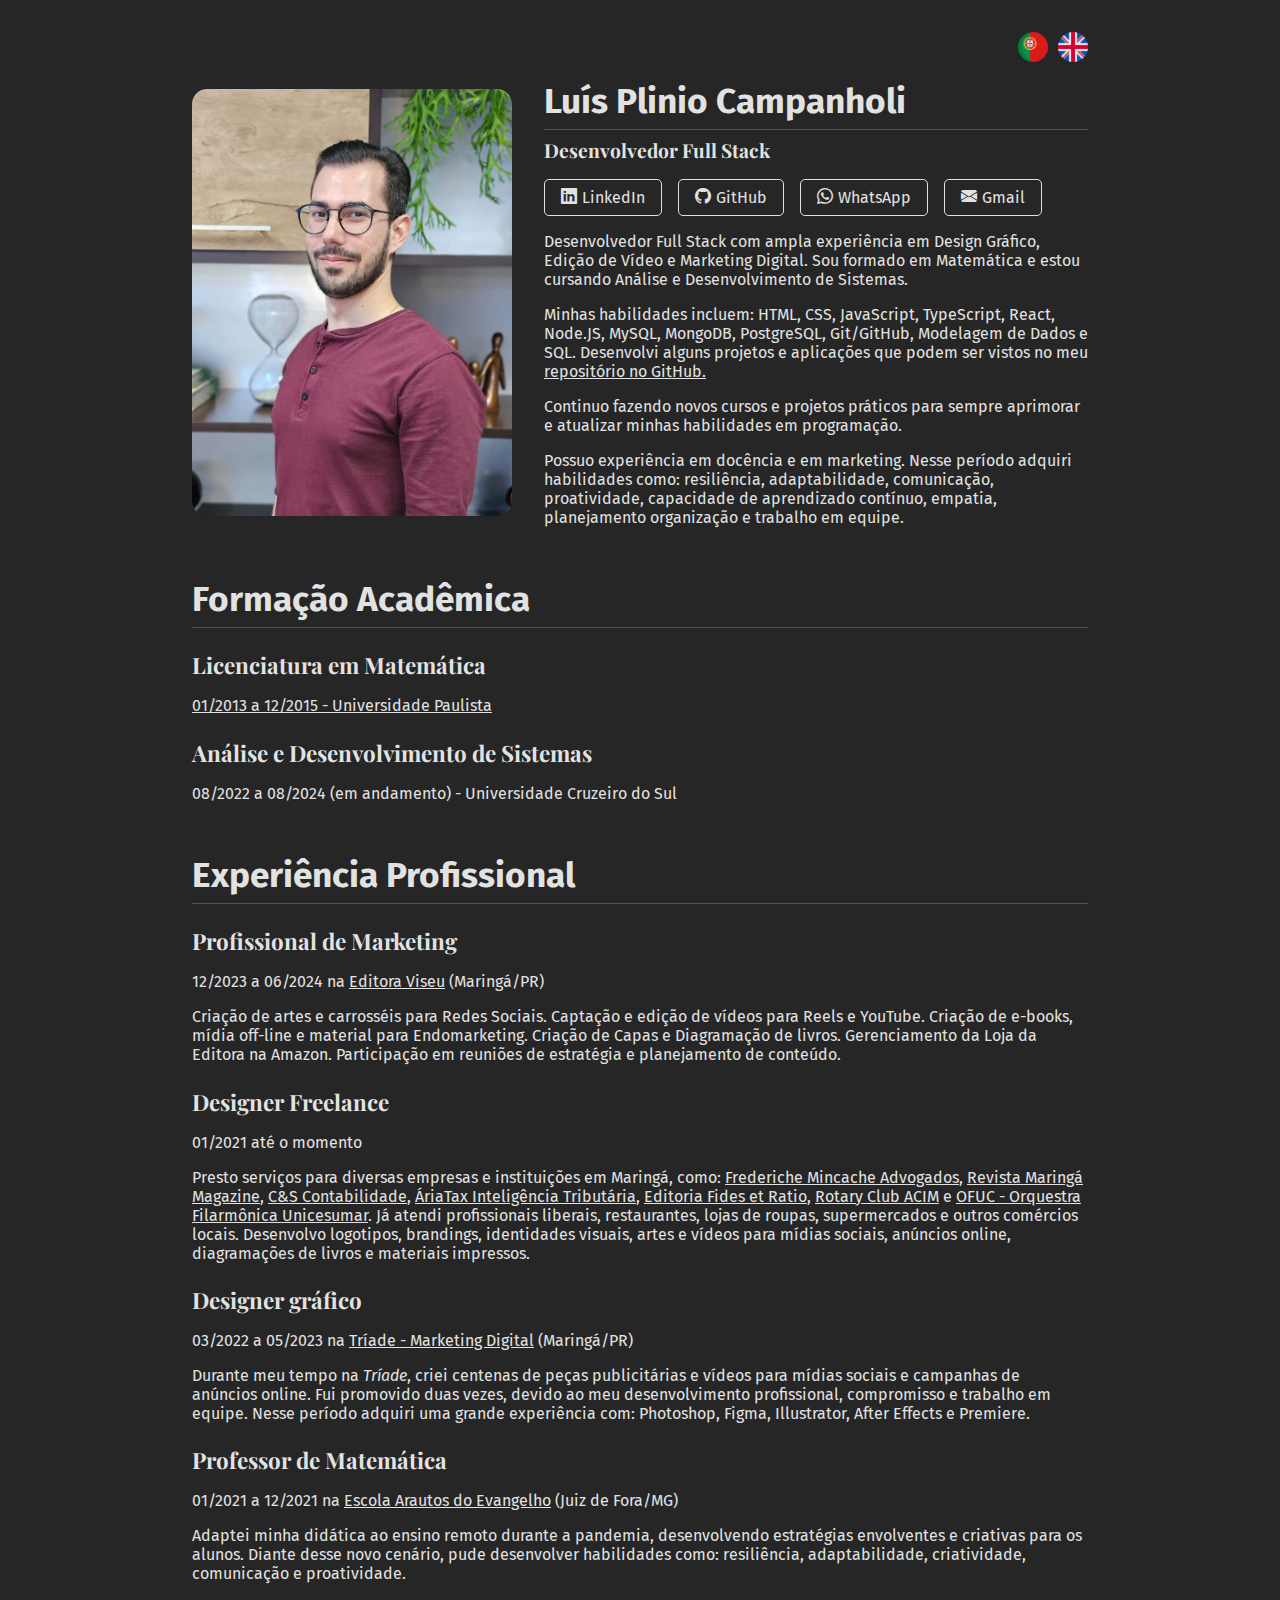
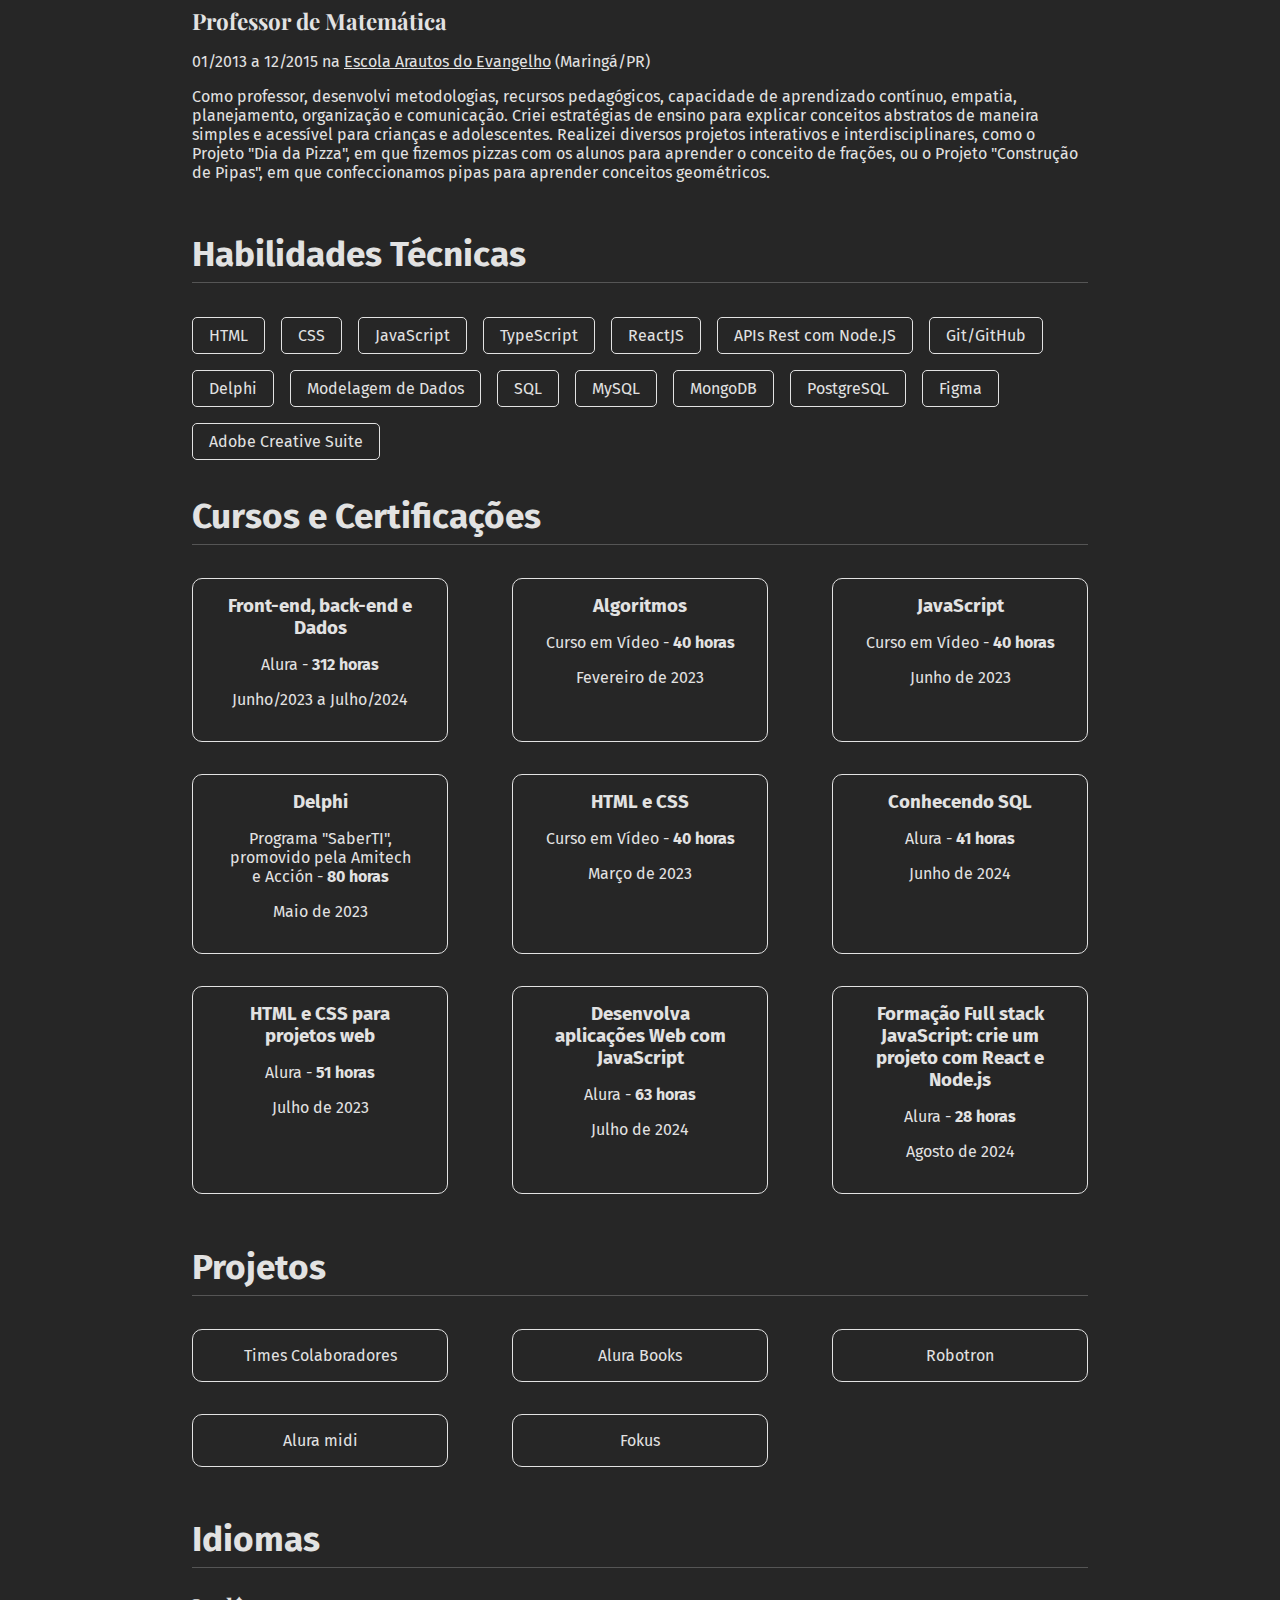
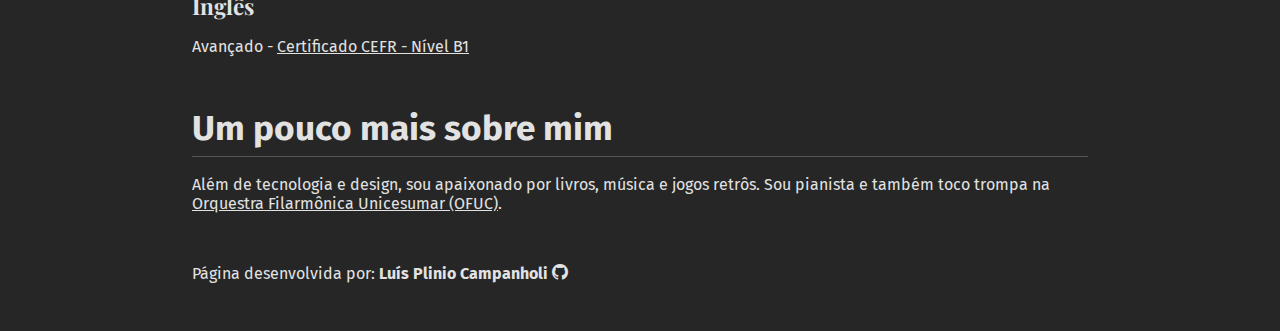
<file: index.html>
<!DOCTYPE html>
<html lang="pt-BR">
<head>
    <meta charset="UTF-8">
    <meta name="viewport" content="width=device-width, initial-scale=1.0">
    <title>Currículo de Luís Campanholi</title>
    <link rel="stylesheet" href="https://cdn.jsdelivr.net/npm/bootstrap-icons@1.3.0/font/bootstrap-icons.css">
    <link rel="stylesheet" href="style.css">
</head>
<body>
    <header>
        <a class="idioma__icone" href="#"><img src="./img/portugal.png" alt="Portuguese"></a>
        <a class="idioma__icone" href="./index_en.html"><img src="./img/reino-unido.png" alt="English"></a>
    </header>

    <section class="info__pessoais">
        <img class= "imagem-perfil-grande" src="./img/foto-perfil.png" alt="foto de luís plinio">
        <div class="container__infos">
            <div class="container__imagem-nome">
                <img class="imagem-perfil-circulo" src="./img/foto-perfil-circulo2.png" alt="foto de luís plinio">
                <h1 class="nome">Luís Plinio Campanholi</h1>
                <h2 class="descricao">Desenvolvedor Full Stack</h2>
            </div>
            <div class="links__container">
                <a class="links__item" href="https://www.linkedin.com/in/lu%C3%ADs-campanholi/" target="_blank">
                    <i class="bi bi-linkedin"></i>
                    <span>LinkedIn</span>
                </a>
                <a class="links__item" href="https://github.com/lpcampanholi" target="_blank">
                    <i class="bi bi-github"></i>
                    <span>GitHub</span>
                </a>
                <a class="links__item" href="https://wa.me/5544984188917" target="_blank">
                    <i class="bi bi-whatsapp"></i>
                    <span>WhatsApp</span>
                </a>
                <a class="links__item" href="mailto:lpcampanholi@gmail.com" target="_blank">
                    <i class="bi bi-envelope-fill"></i>
                    <span>Gmail</span>
                </a>
            </div>
            <p>Desenvolvedor Full Stack com ampla experiência em Design Gráfico, Edição de Vídeo e Marketing Digital. Sou formado em Matemática e estou cursando Análise e Desenvolvimento de Sistemas.</p>
            <p>Minhas habilidades incluem: HTML, CSS, JavaScript, TypeScript, React, Node.JS, MySQL, MongoDB, PostgreSQL, Git/GitHub, Modelagem de Dados e SQL. Desenvolvi alguns projetos e aplicações que podem ser vistos no meu <a class="link__texto" href="https://github.com/lpcampanholi" target="_blank">repositório no GitHub.</a></p>
            <p>Continuo fazendo novos cursos e projetos práticos para sempre aprimorar e atualizar minhas habilidades em programação.</p>
            <p>Possuo experiência em docência e em marketing. Nesse período adquiri habilidades como: resiliência, adaptabilidade, comunicação, proatividade, capacidade de aprendizado contínuo, empatia, planejamento organização e trabalho em equipe.</p>
        </div>
    </section>
    
    <section>
        <h1 class="titulo">Formação Acadêmica</h1>
            <h2 class="subtitulo">Licenciatura em Matemática</h2>
                <p><a class="link__texto" href="certificados/universidadepaulista.jpg" target="_blank">01/2013 a 12/2015 - Universidade Paulista</a></p>
            <h2 class="subtitulo">Análise e Desenvolvimento de Sistemas</h2>
                <p>08/2022 a 08/2024 (em andamento) - Universidade Cruzeiro do Sul</p>
    </section>

    <section>
        <h1 class="titulo">Experiência Profissional</h1>

        <h2 class="subtitulo">Profissional de Marketing</h2>
        <p>12/2023 a 06/2024 na <a class="link__texto" href="https://www.instagram.com/editoraviseu/" target="_blank">Editora Viseu</a> (Maringá/PR) </p>
        <p>Criação de artes e carrosséis para Redes Sociais. Captação e edição de vídeos para Reels e YouTube. Criação de e-books, mídia off-line e material para Endomarketing. Criação de Capas e Diagramação de livros. Gerenciamento da Loja da Editora na Amazon. Participação em reuniões de estratégia e planejamento de conteúdo.</p>

        <h2 class="subtitulo">Designer Freelance</h2>
        <p>01/2021 até o momento</p>
        <p>Presto serviços para diversas empresas e instituições em Maringá, como: <a class="link__texto" href="https://www.instagram.com/federichemincache/" target="_blank">Frederiche Mincache Advogados</a>, <a class="link__texto" href="https://www.instagram.com/maringa.magazine/" target="_blank">Revista Maringá Magazine</a>, <a class="link__texto" href="https://www.instagram.com/cordeiroesaraiva/" target="_blank">C&S Contabilidade</a>, <a class="link__texto" href="https://www.instagram.com/ariataxconsultoria/" target="_blank">ÁriaTax Inteligência Tributária</a>, <a class="link__texto" href="https://www.instagram.com/fides_et_ratio_ensino/" target="_blank">Editoria Fides et Ratio</a>, <a class="link__texto" href="https://www.instagram.com/rotaryacim/" target="_blank">Rotary Club ACIM</a> e <a class="link__texto" href="https://www.instagram.com/orquestraunicesumar/" target="_blank">OFUC - Orquestra Filarmônica Unicesumar</a>. Já atendi profissionais liberais, restaurantes, lojas de roupas, supermercados e outros comércios locais. Desenvolvo logotipos, brandings, identidades visuais, artes e vídeos para mídias sociais, anúncios online, diagramações de livros e materiais impressos.</p>

        <h2 class="subtitulo">Designer gráfico</h2>
        <p>03/2022 a 05/2023 na <a class="link__texto" href="https://www.instagram.com/triade_digital/" target="_blank">Tríade - Marketing Digital</a> (Maringá/PR)</p>
        <p>Durante meu tempo na <em>Tríade</em>, criei centenas de peças publicitárias e vídeos para mídias sociais e campanhas de anúncios online. Fui promovido duas vezes, devido ao meu desenvolvimento profissional, compromisso e trabalho em equipe. Nesse período adquiri uma grande experiência com: Photoshop, Figma, Illustrator, After Effects e Premiere.</p>

        <h2 class="subtitulo">Professor de Matemática</h2>
        <p>01/2021 a 12/2021 na <a class="link__texto" href="https://www.instagram.com/arautosjf/" target="_blank">Escola Arautos do Evangelho</a> (Juiz de Fora/MG)</p>
        <p>Adaptei minha didática ao ensino remoto durante a pandemia, desenvolvendo estratégias envolventes e criativas para os alunos. Diante desse novo cenário, pude desenvolver habilidades como: resiliência, adaptabilidade, criatividade, comunicação e proatividade.</p>

        <h2 class="subtitulo">Professor de Matemática</h2>
        <p>01/2013 a 12/2015 na <a class="link__texto" href="https://www.instagram.com/arautosmaringa/" target="_blank">Escola Arautos do Evangelho</a> (Maringá/PR)</p>
        <p>Como professor, desenvolvi metodologias, recursos pedagógicos, capacidade de aprendizado contínuo, empatia, planejamento, organização e comunicação. Criei estratégias de ensino para explicar conceitos abstratos de maneira simples e acessível para crianças e adolescentes. Realizei diversos projetos interativos e interdisciplinares, como o Projeto "Dia da Pizza", em que fizemos pizzas com os alunos para aprender o conceito de frações, ou o Projeto "Construção de Pipas", em que confeccionamos pipas para aprender conceitos geométricos.</p>
    </section>

    <section>
        <h1 class="titulo">Habilidades Técnicas</h1>
        <ul class="habilidade__container">
            <li class= "habilidade__item">HTML</li>
            <li class= "habilidade__item">CSS</li>
            <li class= "habilidade__item">JavaScript</li>
            <li class= "habilidade__item">TypeScript</li>
            <li class= "habilidade__item">ReactJS</li>
            <li class= "habilidade__item">APIs Rest com Node.JS</li>
            <li class= "habilidade__item">Git/GitHub</li>
            <li class= "habilidade__item">Delphi</li>
            <li class= "habilidade__item">Modelagem de Dados</li>
            <li class= "habilidade__item">SQL</li>
            <li class= "habilidade__item">MySQL</li>
            <li class= "habilidade__item">MongoDB</li>
            <li class= "habilidade__item">PostgreSQL</li>
            <li class= "habilidade__item">Figma</li>
            <li class= "habilidade__item">Adobe Creative Suite</li>
        </ul>
    </section>

    <section>
        <h1 class="titulo">Cursos e Certificações</h1>
        <div class="cursos__container">
            <a class="cursos__item" href="https://cursos.alura.com.br/user/lpcampanholi/fullCertificate/09f91888b857cc0ce8df69e2eb3d73b9" target="_blank">
                <h3>Front-end, back-end e Dados</h3>
                <p>Alura - <strong>312 horas</strong></p>
                <p>Junho/2023 a Julho/2024</p>
            </a>
            <a class="cursos__item" href="certificados/algoritmos.pdf" target="_blank">
                <h3>Algoritmos</h3>
                <p>Curso em Vídeo - <strong>40 horas</strong></p>
                <p>Fevereiro de 2023</p>
            </a>
            <a class="cursos__item" href="certificados/javascript-curso-em-video.pdf" target="_blank">
                <h3>JavaScript </h3>
                <p>Curso em Vídeo - <strong>40 horas</strong></p>
                <p>Junho de 2023</p>
            </a>
            <a class="cursos__item" href="certificados/delphi.jpg" target="_blank">
                <h3>Delphi</h3>
                <p>Programa "SaberTI", promovido pela Amitech e Acción - <strong>80 horas</strong></p>
                <p>Maio de 2023</p>
            </a>
            <a class="cursos__item" href="certificados/html-css-curso-em-video.pdf" target="_blank">
                <h3>HTML e CSS</h3>
                <p>Curso em Vídeo - <strong>40 horas</strong></p>
                <p>Março de 2023</p>
            </a>
            </a>
            <a class="cursos__item" href="https://cursos.alura.com.br/degree/certificate/b2fa8215-ad25-4f6d-b76e-0255b833dc5c?lang=pt_BR" target="_blank">
                <h3>Conhecendo SQL</h3>
                <p>Alura - <strong>41 horas</strong></p>
                <p>Junho de 2024</p>
            </a>
            <a class="cursos__item" href="https://cursos.alura.com.br/degree/certificate/9785e82f-22b3-45f3-9a87-a03b390b864b?lang=pt_BR" target="_blank">
                <h3>HTML e CSS para projetos web</h3>
                <p>Alura - <strong>51 horas</strong></p>
                <p>Julho de 2023</p>
            </a>
            <a class="cursos__item" href="https://cursos.alura.com.br/degree/certificate/c9ab6463-cc5d-4248-a608-746878ce91c5?lang=pt_BR" target="_blank">
                <h3>Desenvolva aplicações Web com JavaScript</h3>
                <p>Alura - <strong>63 horas</strong></p>
                <p>Julho de 2024</p>
            </a>
            <a class="cursos__item" href="https://cursos.alura.com.br/degree/certificate/ed266108-f02d-45b2-8ad1-1310836d07d6?lang=pt_BR" target="_blank">
                <h3>Formação Full stack JavaScript: crie um projeto com React e Node.js</h3>
                <p>Alura - <strong>28 horas</strong></p>
                <p>Agosto de 2024</p>
            </a>
        </div>
    </section>

    <section>
        <h1 class="titulo">Projetos</h1>
        <div class="projetos__container">
            <a class="projetos__item" href="https://react-times-colaboradores.vercel.app/" target="_blank">Times Colaboradores</a>
            <a class="projetos__item" href="https://lpcampanholi.github.io/alura-books/" target="_blank">Alura Books</a>
            <a class="projetos__item" href="https://lpcampanholi.github.io/alura-robotron/" target="_blank">Robotron</a>
            <a class="projetos__item" href="https://lpcampanholi.github.io/alura-midi/" target="_blank">Alura midi</a>
            <a class="projetos__item" href="https://lpcampanholi.github.io/alura-fokus/" target="_blank">Fokus</a>
    </section>

    <section>
        <h1 class="titulo">Idiomas</h1>
        <h2 class="subtitulo">Inglês</h2>
        <p>Avançado - <a class="link__texto" href="certificados/culturainglesa.pdf" target="_blank">Certificado CEFR - Nível B1</a></p>
    </section>

    <section>
        <h1 class="titulo">Um pouco mais sobre mim</h1>
        <p>Além de tecnologia e design, sou apaixonado por livros, música e jogos retrôs. Sou pianista e também toco trompa na <a class="link__texto" href="">Orquestra Filarmônica Unicesumar (OFUC)</a>.</p>
    </section>

    <footer>
        <br>
        <p>Página desenvolvida por: <strong>Luís Plinio Campanholi</strong> <a href="https://github.com/lpcampanholi/meu-curriculo-estilizado" target="_blank"><i id="github-icon" class="bi bi-github"></i></a></p>
    </footer>

</body>
</html>
</file>
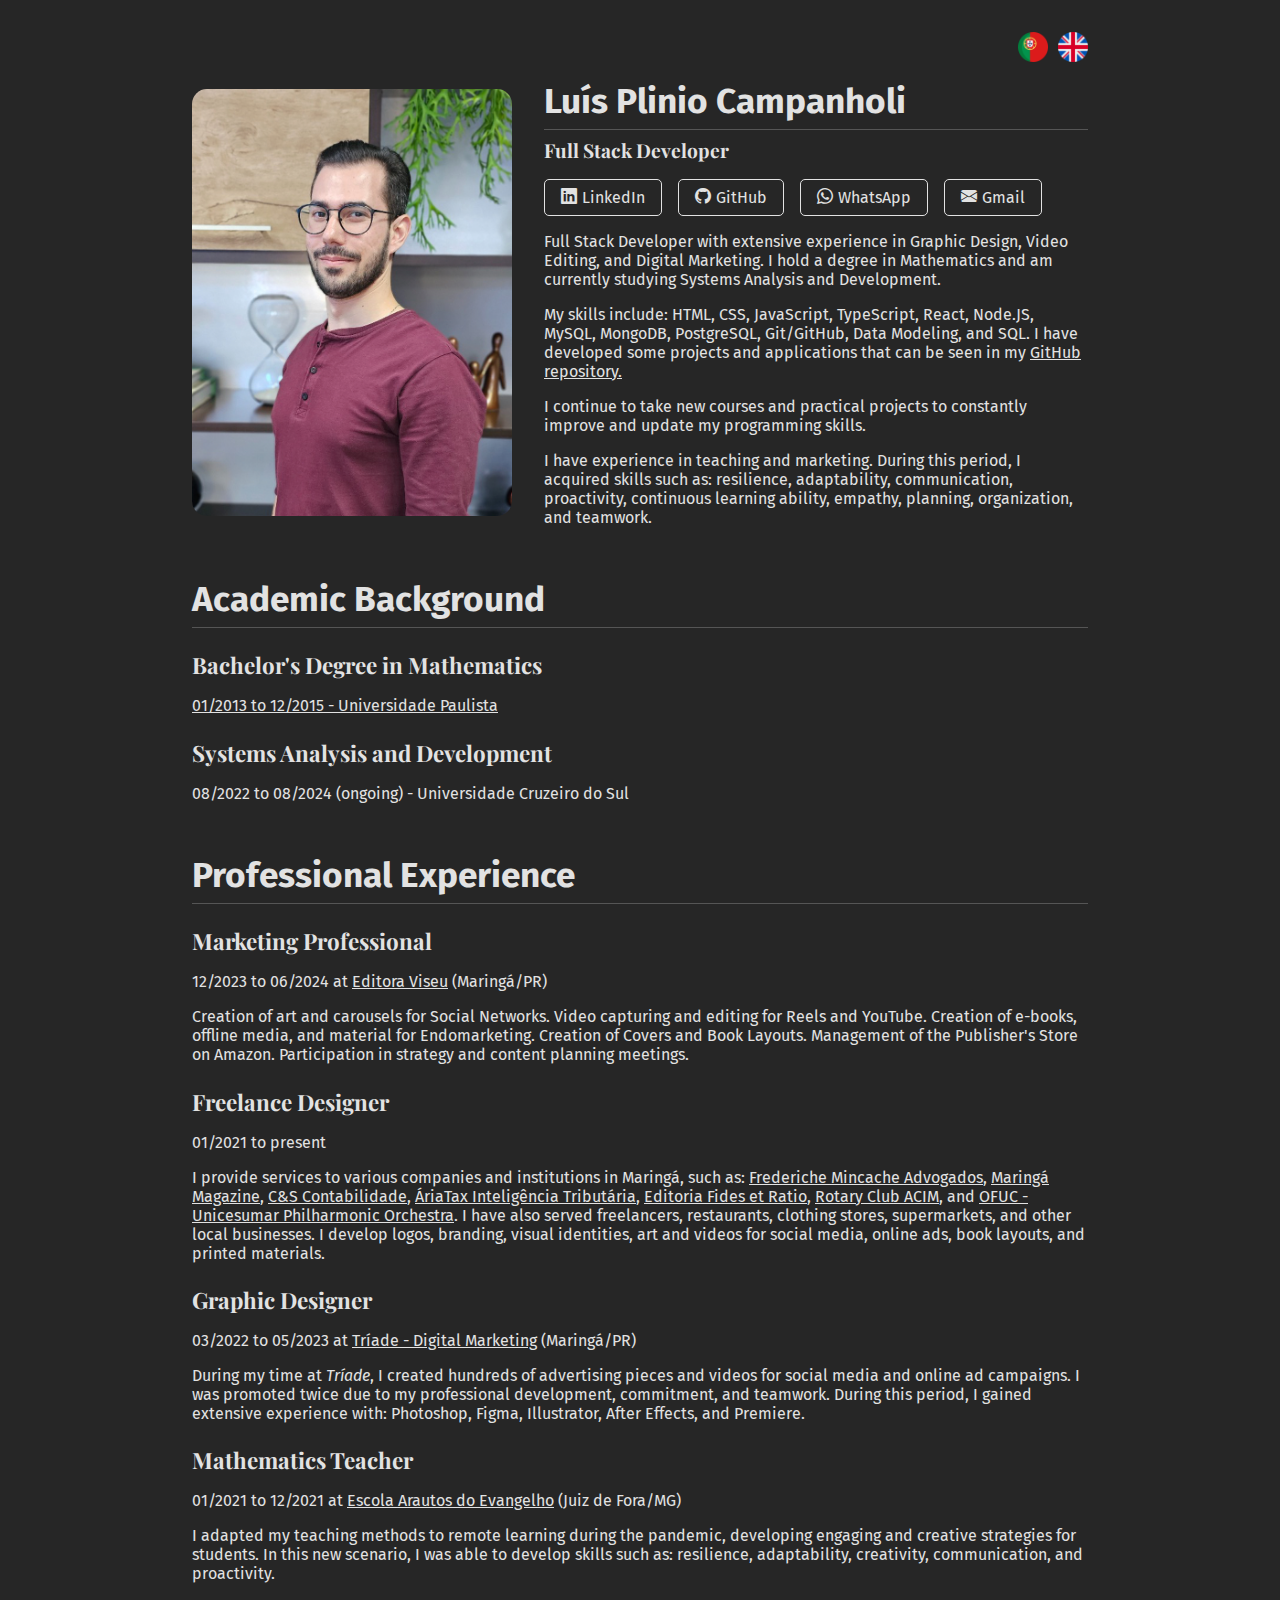
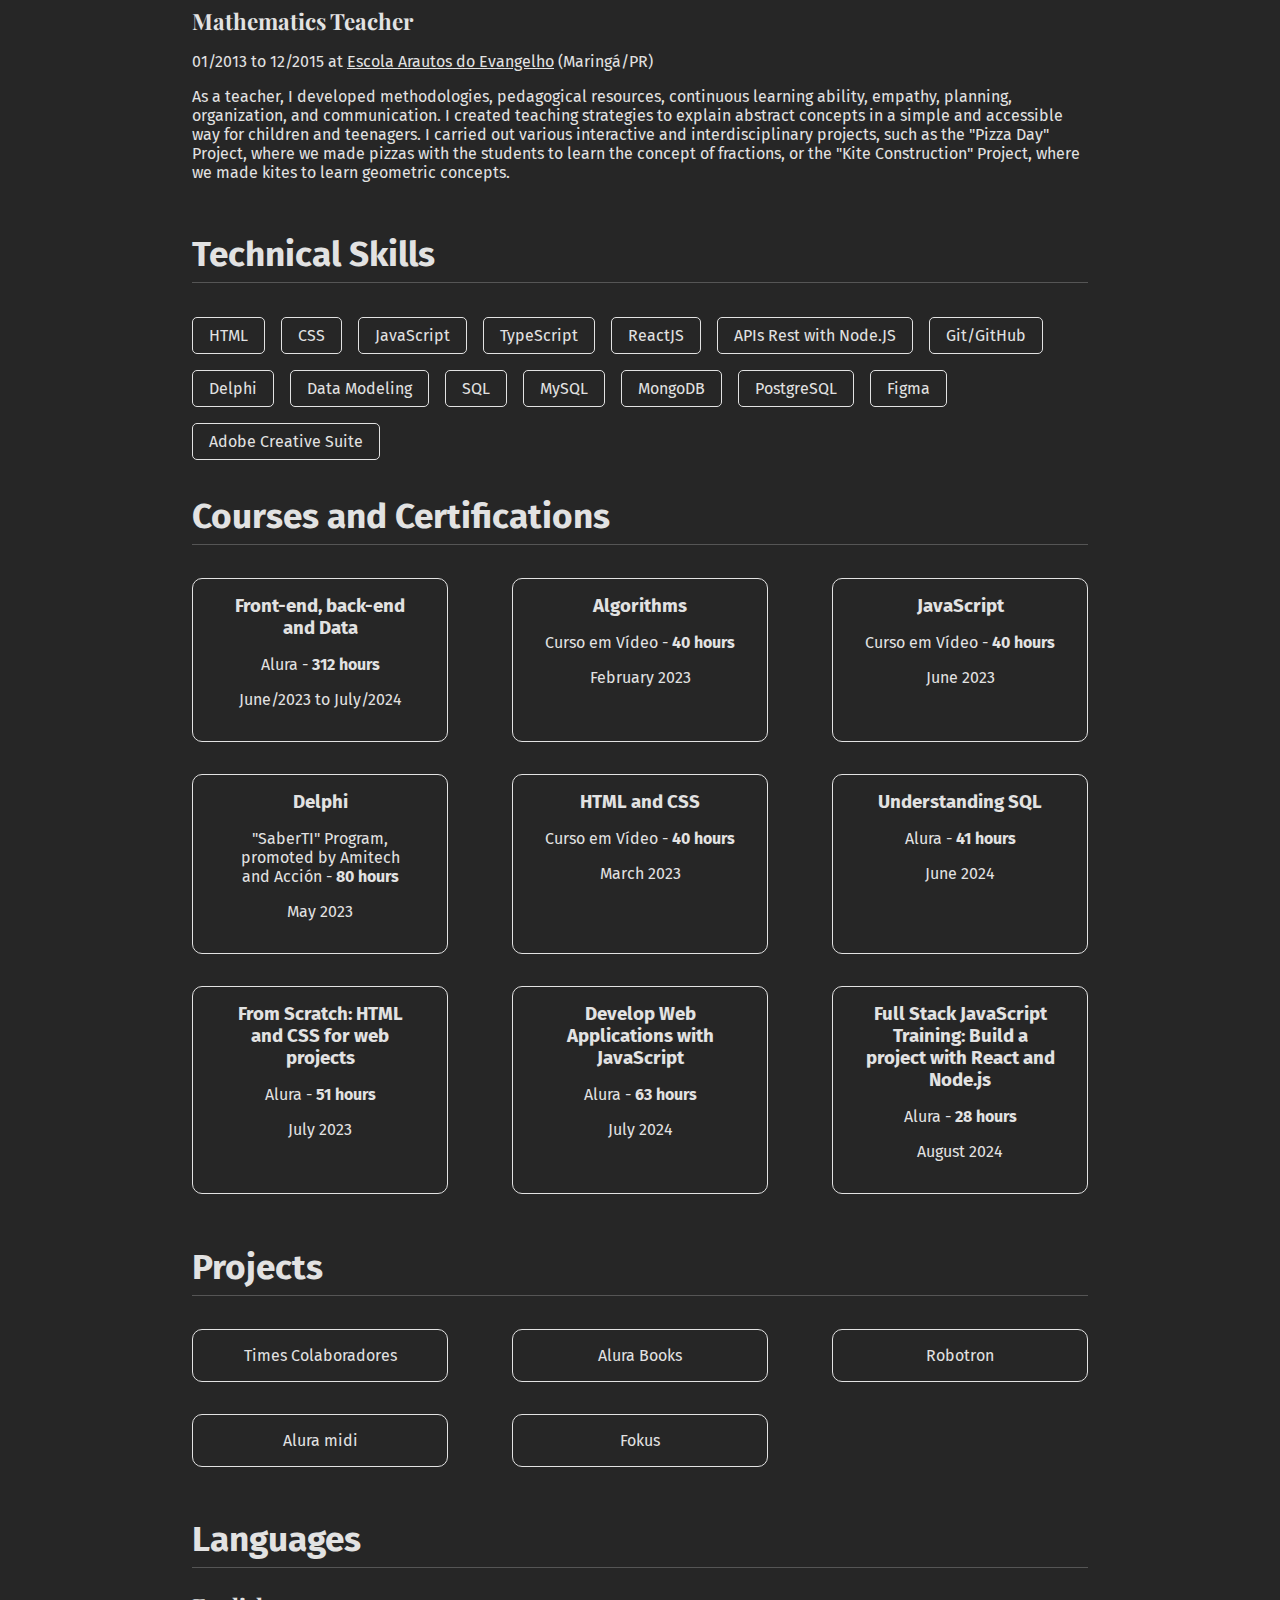
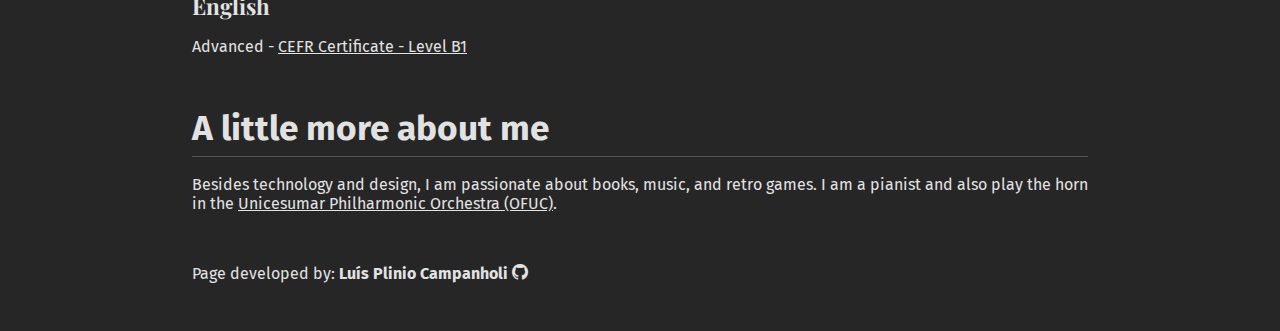
<file: index_en.html>
<!DOCTYPE html>
<html lang="pt-BR">
<head>
    <meta charset="UTF-8">
    <meta name="viewport" content="width=device-width, initial-scale=1.0">
    <title>Currículo de Luís Campanholi</title>
    <link rel="stylesheet" href="https://cdn.jsdelivr.net/npm/bootstrap-icons@1.3.0/font/bootstrap-icons.css">
    <link rel="stylesheet" href="style.css">
</head>
<body>
    <header>
        <a class="idioma__icone" href="./index.html"><img src="./img/portugal.png" alt="Portuguese"></a>
        <a class="idioma__icone" href="#"><img src="./img/reino-unido.png" alt="English"></a>
    </header>

    <section class="info__pessoais">
        <img class= "imagem-perfil-grande" src="./img/foto-perfil.png" alt="foto de luís plinio">
        <div class="container__infos">
            <div class="container__imagem-nome">
                <img class="imagem-perfil-circulo" src="./img/foto-perfil-circulo2.png" alt="foto de luís plinio">
                <h1 class="nome">Luís Plinio Campanholi</h1>
                <h2 class="descricao">Full Stack Developer</h2>
            </div>
            <div class="links__container">
                <a class="links__item" href="https://www.linkedin.com/in/lu%C3%ADs-campanholi/" target="_blank">
                    <i class="bi bi-linkedin"></i>
                    <span>LinkedIn</span>
                </a>
                <a class="links__item" href="https://github.com/lpcampanholi" target="_blank">
                    <i class="bi bi-github"></i>
                    <span>GitHub</span>
                </a>
                <a class="links__item" href="https://wa.me/5544984188917" target="_blank">
                    <i class="bi bi-whatsapp"></i>
                    <span>WhatsApp</span>
                </a>
                <a class="links__item" href="mailto:lpcampanholi@gmail.com" target="_blank">
                    <i class="bi bi-envelope-fill"></i>
                    <span>Gmail</span>
                </a>
            </div>
            <p>Full Stack Developer with extensive experience in Graphic Design, Video Editing, and Digital Marketing. I hold a degree in Mathematics and am currently studying Systems Analysis and Development.</p>
            <p>My skills include: HTML, CSS, JavaScript, TypeScript, React, Node.JS, MySQL, MongoDB, PostgreSQL, Git/GitHub, Data Modeling, and SQL. I have developed some projects and applications that can be seen in my <a class="link__texto" href="https://github.com/lpcampanholi" target="_blank">GitHub repository.</a></p>
            <p>I continue to take new courses and practical projects to constantly improve and update my programming skills.</p>
            <p>I have experience in teaching and marketing. During this period, I acquired skills such as: resilience, adaptability, communication, proactivity, continuous learning ability, empathy, planning, organization, and teamwork.</p>
        </div>
    </section>
    
    <section>
        <h1 class="titulo">Academic Background</h1>
            <h2 class="subtitulo">Bachelor's Degree in Mathematics</h2>
                <p><a class="link__texto" href="certificados/universidadepaulista.jpg" target="_blank">01/2013 to 12/2015 - Universidade Paulista</a></p>
            <h2 class="subtitulo">Systems Analysis and Development</h2>
                <p>08/2022 to 08/2024 (ongoing) - Universidade Cruzeiro do Sul</p>
    </section>

    <section>
        <h1 class="titulo">Professional Experience</h1>

        <h2 class="subtitulo">Marketing Professional</h2>
        <p>12/2023 to 06/2024 at <a class="link__texto" href="https://www.instagram.com/editoraviseu/" target="_blank">Editora Viseu</a> (Maringá/PR)</p>
        <p>Creation of art and carousels for Social Networks. Video capturing and editing for Reels and YouTube. Creation of e-books, offline media, and material for Endomarketing. Creation of Covers and Book Layouts. Management of the Publisher's Store on Amazon. Participation in strategy and content planning meetings.</p>

        <h2 class="subtitulo">Freelance Designer</h2>
        <p>01/2021 to present</p>
        <p>I provide services to various companies and institutions in Maringá, such as: <a class="link__texto" href="https://www.instagram.com/federichemincache/" target="_blank">Frederiche Mincache Advogados</a>, <a class="link__texto" href="https://www.instagram.com/maringa.magazine/" target="_blank">Maringá Magazine</a>, <a class="link__texto" href="https://www.instagram.com/cordeiroesaraiva/" target="_blank">C&S Contabilidade</a>, <a class="link__texto" href="https://www.instagram.com/ariataxconsultoria/" target="_blank">ÁriaTax Inteligência Tributária</a>, <a class="link__texto" href="https://www.instagram.com/fides_et_ratio_ensino/" target="_blank">Editoria Fides et Ratio</a>, <a class="link__texto" href="https://www.instagram.com/rotaryacim/" target="_blank">Rotary Club ACIM</a>, and <a class="link__texto" href="https://www.instagram.com/orquestraunicesumar/" target="_blank">OFUC - Unicesumar Philharmonic Orchestra</a>. I have also served freelancers, restaurants, clothing stores, supermarkets, and other local businesses. I develop logos, branding, visual identities, art and videos for social media, online ads, book layouts, and printed materials.</p>

        <h2 class="subtitulo">Graphic Designer</h2>
        <p>03/2022 to 05/2023 at <a class="link__texto" href="https://www.instagram.com/triade_digital/" target="_blank">Tríade - Digital Marketing</a> (Maringá/PR)</p>
        <p>During my time at <em>Tríade</em>, I created hundreds of advertising pieces and videos for social media and online ad campaigns. I was promoted twice due to my professional development, commitment, and teamwork. During this period, I gained extensive experience with: Photoshop, Figma, Illustrator, After Effects, and Premiere.</p>

        <h2 class="subtitulo">Mathematics Teacher</h2>
        <p>01/2021 to 12/2021 at <a class="link__texto" href="https://www.instagram.com/arautosjf/" target="_blank">Escola Arautos do Evangelho</a> (Juiz de Fora/MG)</p>
        <p>I adapted my teaching methods to remote learning during the pandemic, developing engaging and creative strategies for students. In this new scenario, I was able to develop skills such as: resilience, adaptability, creativity, communication, and proactivity.</p>

        <h2 class="subtitulo">Mathematics Teacher</h2>
        <p>01/2013 to 12/2015 at <a class="link__texto" href="https://www.instagram.com/arautosmaringa/" target="_blank">Escola Arautos do Evangelho</a> (Maringá/PR)</p>
        <p>As a teacher, I developed methodologies, pedagogical resources, continuous learning ability, empathy, planning, organization, and communication. I created teaching strategies to explain abstract concepts in a simple and accessible way for children and teenagers. I carried out various interactive and interdisciplinary projects, such as the "Pizza Day" Project, where we made pizzas with the students to learn the concept of fractions, or the "Kite Construction" Project, where we made kites to learn geometric concepts.</p>
    </section>

    <section>
        <h1 class="titulo">Technical Skills</h1>
        <ul class="habilidade__container">
            <li class= "habilidade__item">HTML</li>
            <li class= "habilidade__item">CSS</li>
            <li class= "habilidade__item">JavaScript</li>
            <li class= "habilidade__item">TypeScript</li>
            <li class= "habilidade__item">ReactJS</li>
            <li class= "habilidade__item">APIs Rest with Node.JS</li>
            <li class= "habilidade__item">Git/GitHub</li>
            <li class= "habilidade__item">Delphi</li>
            <li class= "habilidade__item">Data Modeling</li>
            <li class= "habilidade__item">SQL</li>
            <li class= "habilidade__item">MySQL</li>
            <li class= "habilidade__item">MongoDB</li>
            <li class= "habilidade__item">PostgreSQL</li>
            <li class= "habilidade__item">Figma</li>
            <li class= "habilidade__item">Adobe Creative Suite</li>
        </ul>
    </section>

    <section>
        <h1 class="titulo">Courses and Certifications</h1>
        <div class="cursos__container">
            <a class="cursos__item" href="https://cursos.alura.com.br/user/lpcampanholi/fullCertificate/09f91888b857cc0ce8df69e2eb3d73b9" target="_blank">
                <h3>Front-end, back-end and Data</h3>
                <p>Alura - <strong>312 hours</strong></p>
                <p>June/2023 to July/2024</p>
            </a>
            <a class="cursos__item" href="certificados/algoritmos.pdf" target="_blank">
                <h3>Algorithms</h3>
                <p>Curso em Vídeo - <strong>40 hours</strong></p>
                <p>February 2023</p>
            </a>
            <a class="cursos__item" href="certificados/javascript-curso-em-video.pdf" target="_blank">
                <h3>JavaScript</h3>
                <p>Curso em Vídeo - <strong>40 hours</strong></p>
                <p>June 2023</p>
            </a>
            <a class="cursos__item" href="certificados/delphi.jpg" target="_blank">
                <h3>Delphi</h3>
                <p>"SaberTI" Program, promoted by Amitech and Acción - <strong>80 hours</strong></p>
                <p>May 2023</p>
            </a>
            <a class="cursos__item" href="certificados/html-css-curso-em-video.pdf" target="_blank">
                <h3>HTML and CSS</h3>
                <p>Curso em Vídeo - <strong>40 hours</strong></p>
                <p>March 2023</p>
            </a>
            </a>
            <a class="cursos__item" href="https://cursos.alura.com.br/degree/certificate/b2fa8215-ad25-4f6d-b76e-0255b833dc5c?lang=en" target="_blank">
                <h3>Understanding SQL</h3>
                <p>Alura - <strong>41 hours</strong></p>
                <p>June 2024</p>
            </a>
            <a class="cursos__item" href="https://cursos.alura.com.br/degree/certificate/9785e82f-22b3-45f3-9a87-a03b390b864b?lang=en" target="_blank">
                <h3>From Scratch: HTML and CSS for web projects</h3>
                <p>Alura - <strong>51 hours</strong></p>
                <p>July 2023</p>
            </a>
            <a class="cursos__item" href="https://cursos.alura.com.br/degree/certificate/c9ab6463-cc5d-4248-a608-746878ce91c5?lang=en" target="_blank">
                <h3>Develop Web Applications with JavaScript</h3>
                <p>Alura - <strong>63 hours</strong></p>
                <p>July 2024</p>
            </a>
            <a class="cursos__item" href="https://cursos.alura.com.br/degree/certificate/ed266108-f02d-45b2-8ad1-1310836d07d6?lang=en" target="_blank">
                <h3>Full Stack JavaScript Training: Build a project with React and Node.js</h3>
                <p>Alura - <strong>28 hours</strong></p>
                <p>August 2024</p>
            </a>
        </div>
    </section>

    <section>
        <h1 class="titulo">Projects</h1>
        <div class="projetos__container">
            <a class="projetos__item" href="https://react-times-colaboradores.vercel.app/" target="_blank">Times Colaboradores</a>
            <a class="projetos__item" href="https://lpcampanholi.github.io/alura-books/" target="_blank">Alura Books</a>
            <a class="projetos__item" href="https://lpcampanholi.github.io/alura-robotron/" target="_blank">Robotron</a>
            <a class="projetos__item" href="https://lpcampanholi.github.io/alura-midi/" target="_blank">Alura midi</a>
            <a class="projetos__item" href="https://lpcampanholi.github.io/alura-fokus/" target="_blank">Fokus</a>
    </section>

    <section>
        <h1 class="titulo">Languages</h1>
        <h2 class="subtitulo">English</h2>
        <p>Advanced - <a class="link__texto" href="certificados/culturainglesa.pdf" target="_blank">CEFR Certificate - Level B1</a></p>
    </section>

    <section>
        <h1 class="titulo">A little more about me</h1>
        <p>Besides technology and design, I am passionate about books, music, and retro games. I am a pianist and also play the horn in the <a class="link__texto" href="">Unicesumar Philharmonic Orchestra (OFUC)</a>.</p>
    </section>

    <footer>
        <br>
        <p>Page developed by: <strong>Luís Plinio Campanholi</strong> <a href="https://github.com/lpcampanholi/meu-curriculo-estilizado" target="_blank"><i id="github-icon" class="bi bi-github"></i></a></p>
    </footer>

</body>
</html>
</file>
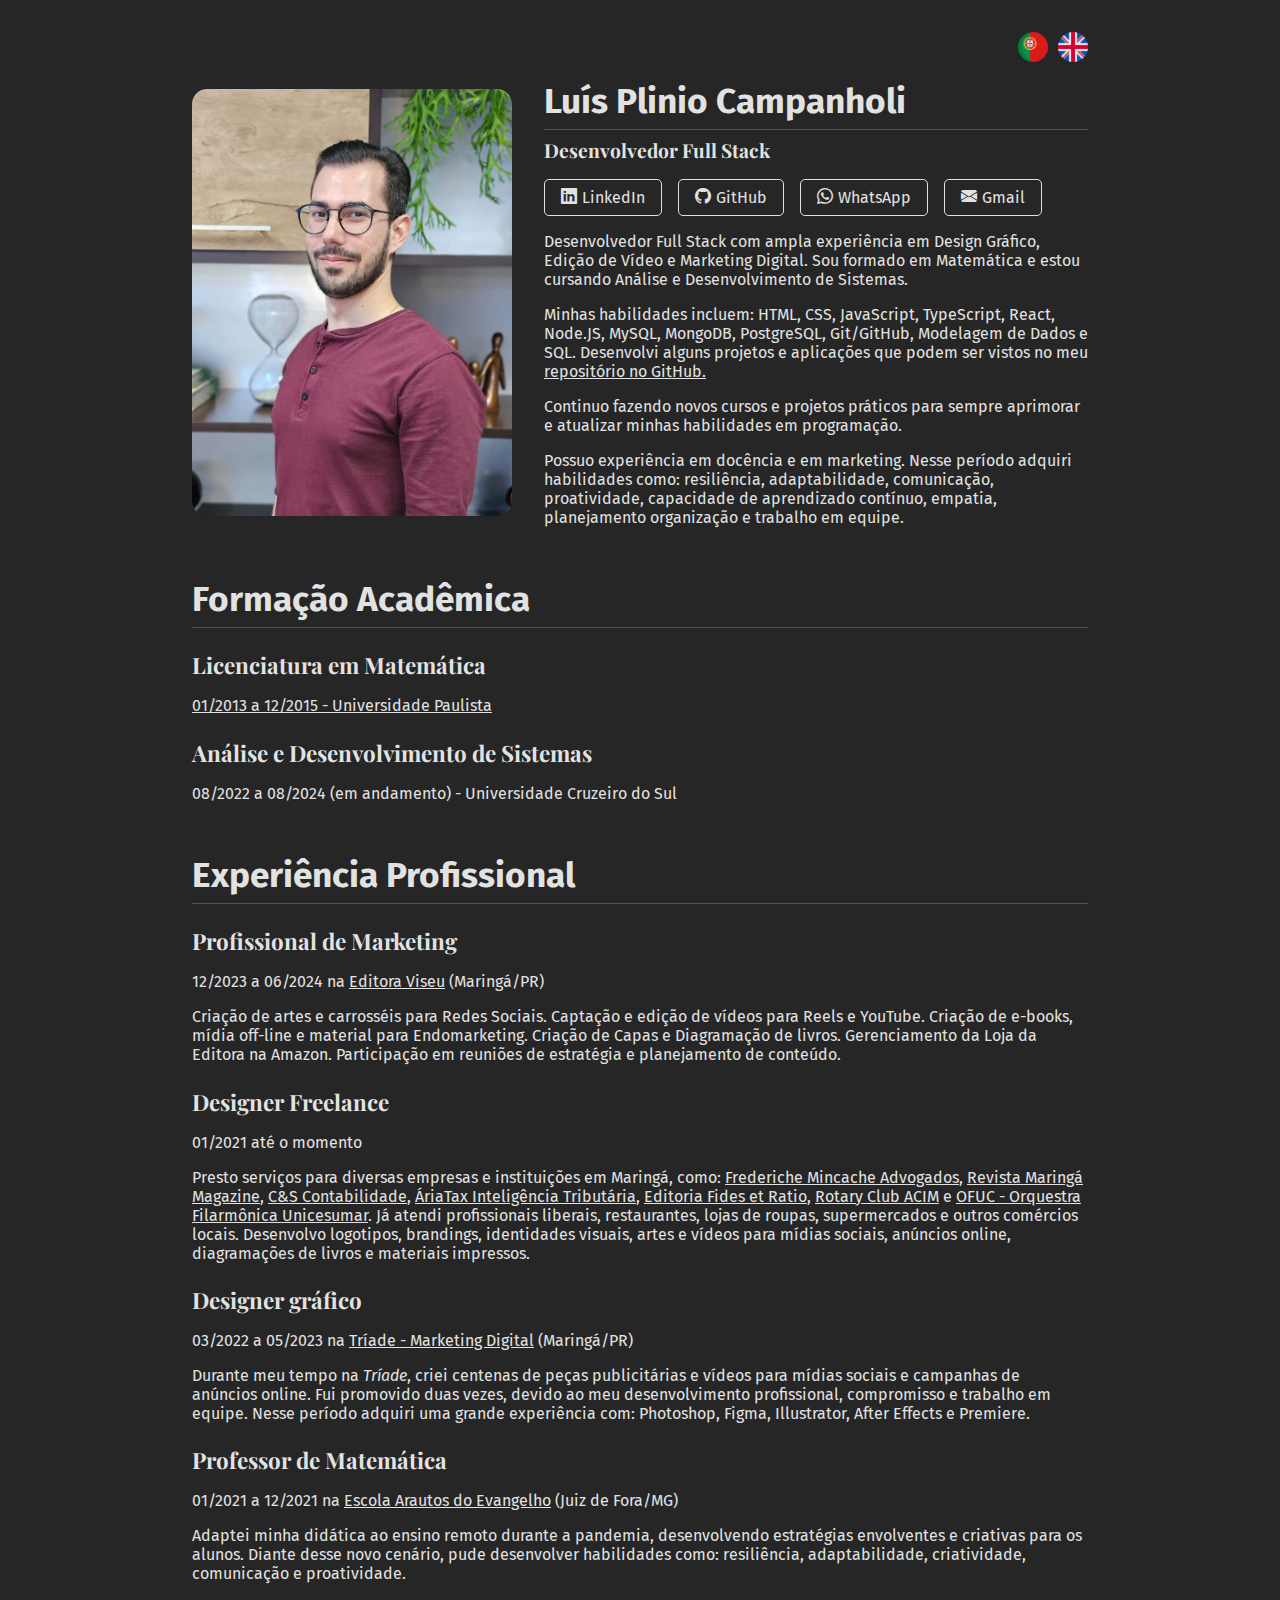
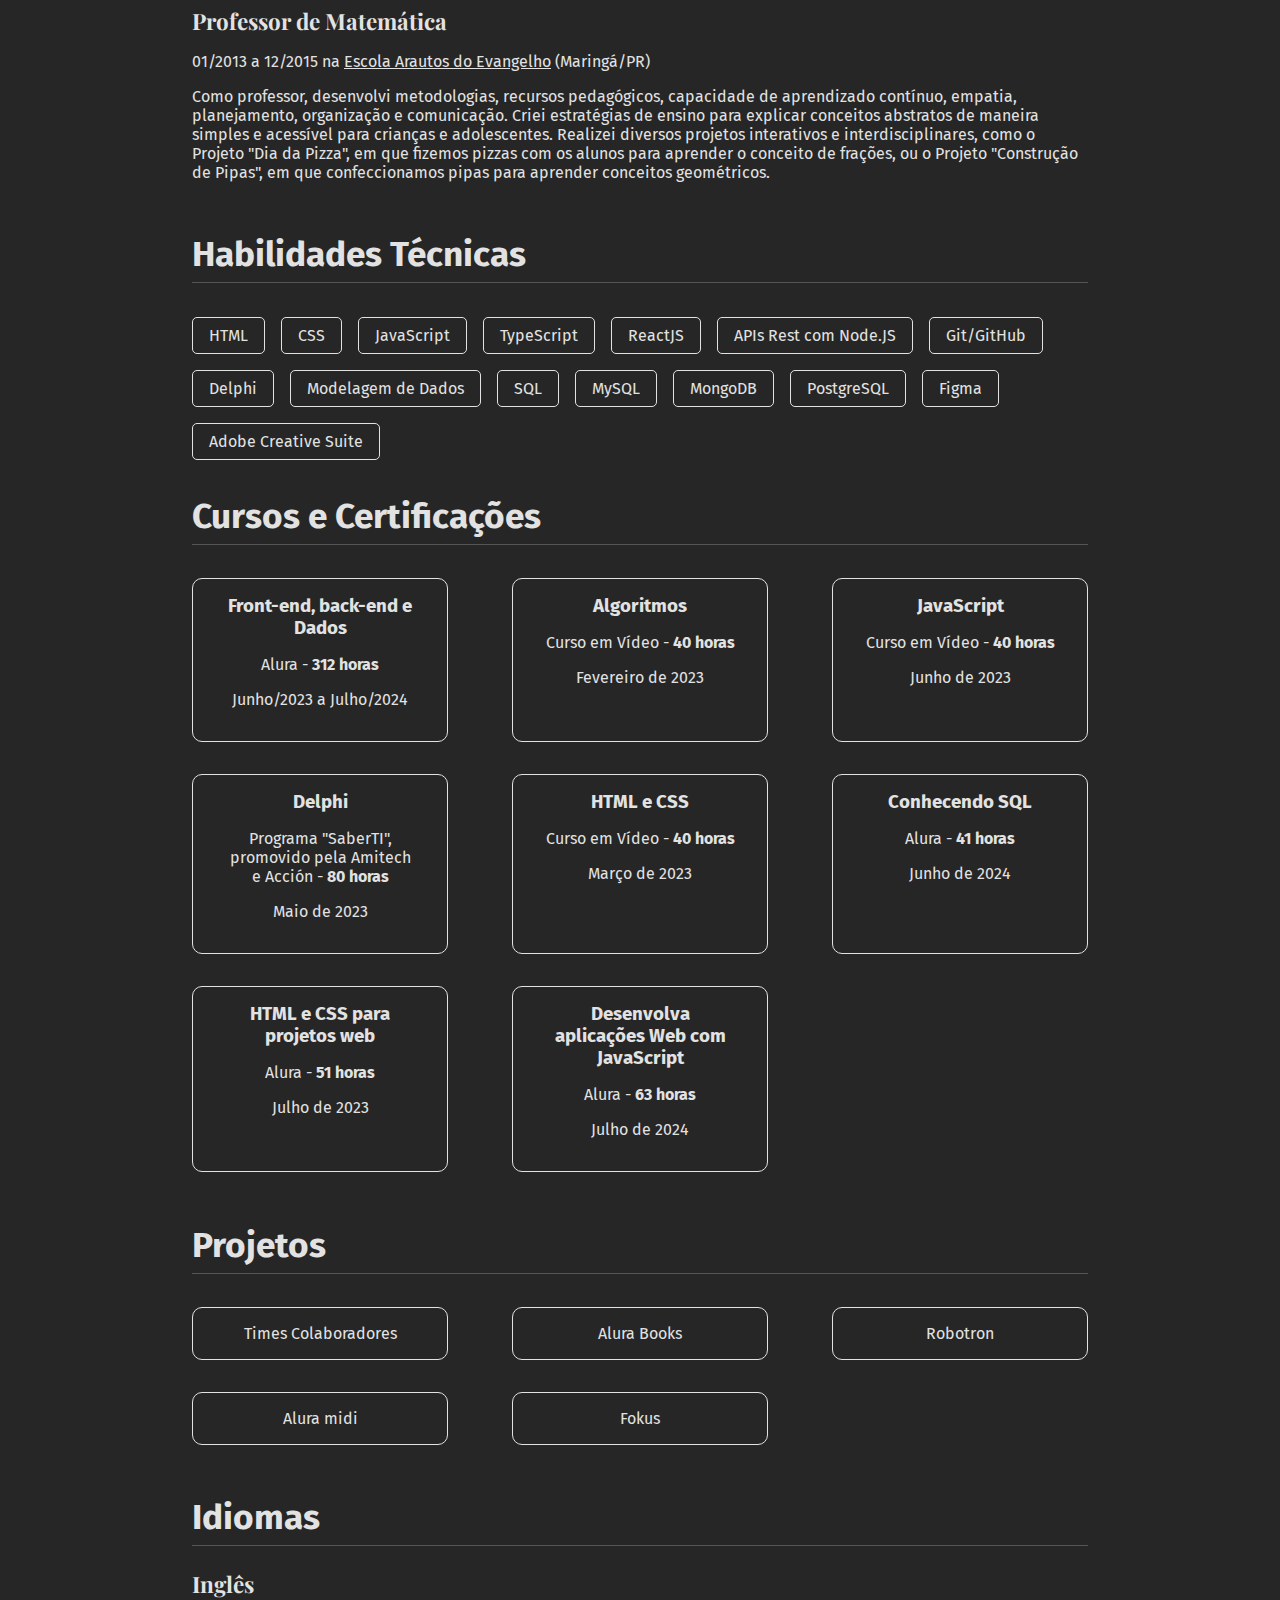
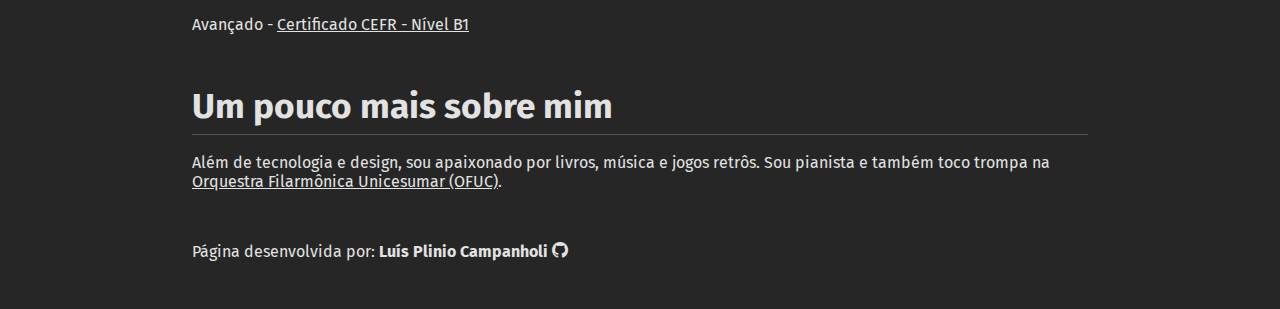
<file: index_pt.html>
<!DOCTYPE html>
<html lang="pt-BR">
<head>
    <meta charset="UTF-8">
    <meta name="viewport" content="width=device-width, initial-scale=1.0">
    <title>Currículo de Luís Campanholi</title>
    <link rel="stylesheet" href="https://cdn.jsdelivr.net/npm/bootstrap-icons@1.3.0/font/bootstrap-icons.css">
    <link rel="stylesheet" href="style.css">
</head>
<body>
    <header>
        <a class="idioma__icone" href="#"><img src="./img/portugal.png" alt="Portuguese"></a>
        <a class="idioma__icone" href="./index_en.html"><img src="./img/reino-unido.png" alt="English"></a>
    </header>

    <section class="info__pessoais">
        <img class= "imagem-perfil-grande" src="./img/foto-perfil.png" alt="foto de luís plinio">
        <div class="container__infos">
            <div class="container__imagem-nome">
                <img class="imagem-perfil-circulo" src="./img/foto-perfil-circulo2.png" alt="foto de luís plinio">
                <h1 class="nome">Luís Plinio Campanholi</h1>
                <h2 class="descricao">Desenvolvedor Full Stack</h2>
            </div>
            <div class="links__container">
                <a class="links__item" href="https://www.linkedin.com/in/lu%C3%ADs-campanholi/" target="_blank">
                    <i class="bi bi-linkedin"></i>
                    <span>LinkedIn</span>
                </a>
                <a class="links__item" href="https://github.com/lpcampanholi" target="_blank">
                    <i class="bi bi-github"></i>
                    <span>GitHub</span>
                </a>
                <a class="links__item" href="https://wa.me/5544984188917" target="_blank">
                    <i class="bi bi-whatsapp"></i>
                    <span>WhatsApp</span>
                </a>
                <a class="links__item" href="mailto:lpcampanholi@gmail.com" target="_blank">
                    <i class="bi bi-envelope-fill"></i>
                    <span>Gmail</span>
                </a>
            </div>
            <p>Desenvolvedor Full Stack com ampla experiência em Design Gráfico, Edição de Vídeo e Marketing Digital. Sou formado em Matemática e estou cursando Análise e Desenvolvimento de Sistemas.</p>
            <p>Minhas habilidades incluem: HTML, CSS, JavaScript, TypeScript, React, Node.JS, MySQL, MongoDB, PostgreSQL, Git/GitHub, Modelagem de Dados e SQL. Desenvolvi alguns projetos e aplicações que podem ser vistos no meu <a class="link__texto" href="https://github.com/lpcampanholi" target="_blank">repositório no GitHub.</a></p>
            <p>Continuo fazendo novos cursos e projetos práticos para sempre aprimorar e atualizar minhas habilidades em programação.</p>
            <p>Possuo experiência em docência e em marketing. Nesse período adquiri habilidades como: resiliência, adaptabilidade, comunicação, proatividade, capacidade de aprendizado contínuo, empatia, planejamento organização e trabalho em equipe.</p>
        </div>
    </section>
    
    <section>
        <h1 class="titulo">Formação Acadêmica</h1>
            <h2 class="subtitulo">Licenciatura em Matemática</h2>
                <p><a class="link__texto" href="certificados/universidadepaulista.jpg" target="_blank">01/2013 a 12/2015 - Universidade Paulista</a></p>
            <h2 class="subtitulo">Análise e Desenvolvimento de Sistemas</h2>
                <p>08/2022 a 08/2024 (em andamento) - Universidade Cruzeiro do Sul</p>
    </section>

    <section>
        <h1 class="titulo">Experiência Profissional</h1>

        <h2 class="subtitulo">Profissional de Marketing</h2>
        <p>12/2023 a 06/2024 na <a class="link__texto" href="https://www.instagram.com/editoraviseu/" target="_blank">Editora Viseu</a> (Maringá/PR) </p>
        <p>Criação de artes e carrosséis para Redes Sociais. Captação e edição de vídeos para Reels e YouTube. Criação de e-books, mídia off-line e material para Endomarketing. Criação de Capas e Diagramação de livros. Gerenciamento da Loja da Editora na Amazon. Participação em reuniões de estratégia e planejamento de conteúdo.</p>

        <h2 class="subtitulo">Designer Freelance</h2>
        <p>01/2021 até o momento</p>
        <p>Presto serviços para diversas empresas e instituições em Maringá, como: <a class="link__texto" href="https://www.instagram.com/federichemincache/" target="_blank">Frederiche Mincache Advogados</a>, <a class="link__texto" href="https://www.instagram.com/maringa.magazine/" target="_blank">Revista Maringá Magazine</a>, <a class="link__texto" href="https://www.instagram.com/cordeiroesaraiva/" target="_blank">C&S Contabilidade</a>, <a class="link__texto" href="https://www.instagram.com/ariataxconsultoria/" target="_blank">ÁriaTax Inteligência Tributária</a>, <a class="link__texto" href="https://www.instagram.com/fides_et_ratio_ensino/" target="_blank">Editoria Fides et Ratio</a>, <a class="link__texto" href="https://www.instagram.com/rotaryacim/" target="_blank">Rotary Club ACIM</a> e <a class="link__texto" href="https://www.instagram.com/orquestraunicesumar/" target="_blank">OFUC - Orquestra Filarmônica Unicesumar</a>. Já atendi profissionais liberais, restaurantes, lojas de roupas, supermercados e outros comércios locais. Desenvolvo logotipos, brandings, identidades visuais, artes e vídeos para mídias sociais, anúncios online, diagramações de livros e materiais impressos.</p>

        <h2 class="subtitulo">Designer gráfico</h2>
        <p>03/2022 a 05/2023 na <a class="link__texto" href="https://www.instagram.com/triade_digital/" target="_blank">Tríade - Marketing Digital</a> (Maringá/PR)</p>
        <p>Durante meu tempo na <em>Tríade</em>, criei centenas de peças publicitárias e vídeos para mídias sociais e campanhas de anúncios online. Fui promovido duas vezes, devido ao meu desenvolvimento profissional, compromisso e trabalho em equipe. Nesse período adquiri uma grande experiência com: Photoshop, Figma, Illustrator, After Effects e Premiere.</p>

        <h2 class="subtitulo">Professor de Matemática</h2>
        <p>01/2021 a 12/2021 na <a class="link__texto" href="https://www.instagram.com/arautosjf/" target="_blank">Escola Arautos do Evangelho</a> (Juiz de Fora/MG)</p>
        <p>Adaptei minha didática ao ensino remoto durante a pandemia, desenvolvendo estratégias envolventes e criativas para os alunos. Diante desse novo cenário, pude desenvolver habilidades como: resiliência, adaptabilidade, criatividade, comunicação e proatividade.</p>

        <h2 class="subtitulo">Professor de Matemática</h2>
        <p>01/2013 a 12/2015 na <a class="link__texto" href="https://www.instagram.com/arautosmaringa/" target="_blank">Escola Arautos do Evangelho</a> (Maringá/PR)</p>
        <p>Como professor, desenvolvi metodologias, recursos pedagógicos, capacidade de aprendizado contínuo, empatia, planejamento, organização e comunicação. Criei estratégias de ensino para explicar conceitos abstratos de maneira simples e acessível para crianças e adolescentes. Realizei diversos projetos interativos e interdisciplinares, como o Projeto "Dia da Pizza", em que fizemos pizzas com os alunos para aprender o conceito de frações, ou o Projeto "Construção de Pipas", em que confeccionamos pipas para aprender conceitos geométricos.</p>
    </section>

    <section>
        <h1 class="titulo">Habilidades Técnicas</h1>
        <ul class="habilidade__container">
            <li class= "habilidade__item">HTML</li>
            <li class= "habilidade__item">CSS</li>
            <li class= "habilidade__item">JavaScript</li>
            <li class= "habilidade__item">TypeScript</li>
            <li class= "habilidade__item">ReactJS</li>
            <li class= "habilidade__item">APIs Rest com Node.JS</li>
            <li class= "habilidade__item">Git/GitHub</li>
            <li class= "habilidade__item">Delphi</li>
            <li class= "habilidade__item">Modelagem de Dados</li>
            <li class= "habilidade__item">SQL</li>
            <li class= "habilidade__item">MySQL</li>
            <li class= "habilidade__item">MongoDB</li>
            <li class= "habilidade__item">PostgreSQL</li>
            <li class= "habilidade__item">Figma</li>
            <li class= "habilidade__item">Adobe Creative Suite</li>
        </ul>
    </section>

    <section>
        <h1 class="titulo">Cursos e Certificações</h1>
        <div class="cursos__container">
            <a class="cursos__item" href="https://cursos.alura.com.br/user/lpcampanholi/fullCertificate/09f91888b857cc0ce8df69e2eb3d73b9" target="_blank">
                <h3>Front-end, back-end e Dados</h3>
                <p>Alura - <strong>312 horas</strong></p>
                <p>Junho/2023 a Julho/2024</p>
            </a>
            <a class="cursos__item" href="certificados/algoritmos.pdf" target="_blank">
                <h3>Algoritmos</h3>
                <p>Curso em Vídeo - <strong>40 horas</strong></p>
                <p>Fevereiro de 2023</p>
            </a>
            <a class="cursos__item" href="certificados/javascript-curso-em-video.pdf" target="_blank">
                <h3>JavaScript </h3>
                <p>Curso em Vídeo - <strong>40 horas</strong></p>
                <p>Junho de 2023</p>
            </a>
            <a class="cursos__item" href="certificados/delphi.jpg" target="_blank">
                <h3>Delphi</h3>
                <p>Programa "SaberTI", promovido pela Amitech e Acción - <strong>80 horas</strong></p>
                <p>Maio de 2023</p>
            </a>
            <a class="cursos__item" href="certificados/html-css-curso-em-video.pdf" target="_blank">
                <h3>HTML e CSS</h3>
                <p>Curso em Vídeo - <strong>40 horas</strong></p>
                <p>Março de 2023</p>
            </a>
            </a>
            <a class="cursos__item" href="https://cursos.alura.com.br/degree/certificate/b2fa8215-ad25-4f6d-b76e-0255b833dc5c?lang=pt_BR" target="_blank">
                <h3>Conhecendo SQL</h3>
                <p>Alura - <strong>41 horas</strong></p>
                <p>Junho de 2024</p>
            </a>
            <a class="cursos__item" href="https://cursos.alura.com.br/degree/certificate/9785e82f-22b3-45f3-9a87-a03b390b864b?lang=pt_BR" target="_blank">
                <h3>HTML e CSS para projetos web</h3>
                <p>Alura - <strong>51 horas</strong></p>
                <p>Julho de 2023</p>
            </a>
            <a class="cursos__item" href="https://cursos.alura.com.br/degree/certificate/c9ab6463-cc5d-4248-a608-746878ce91c5?lang=pt_BR" target="_blank">
                <h3>Desenvolva aplicações Web com JavaScript</h3>
                <p>Alura - <strong>63 horas</strong></p>
                <p>Julho de 2024</p>
            </a>
        </div>
    </section>

    <section>
        <h1 class="titulo">Projetos</h1>
        <div class="projetos__container">
            <a class="projetos__item" href="https://react-times-colaboradores.vercel.app/" target="_blank">Times Colaboradores</a>
            <a class="projetos__item" href="https://lpcampanholi.github.io/alura-books/" target="_blank">Alura Books</a>
            <a class="projetos__item" href="https://lpcampanholi.github.io/alura-robotron/" target="_blank">Robotron</a>
            <a class="projetos__item" href="https://lpcampanholi.github.io/alura-midi/" target="_blank">Alura midi</a>
            <a class="projetos__item" href="https://lpcampanholi.github.io/alura-fokus/" target="_blank">Fokus</a>
    </section>

    <section>
        <h1 class="titulo">Idiomas</h1>
        <h2 class="subtitulo">Inglês</h2>
        <p>Avançado - <a class="link__texto" href="certificados/culturainglesa.pdf" target="_blank">Certificado CEFR - Nível B1</a></p>
    </section>

    <section>
        <h1 class="titulo">Um pouco mais sobre mim</h1>
        <p>Além de tecnologia e design, sou apaixonado por livros, música e jogos retrôs. Sou pianista e também toco trompa na <a class="link__texto" href="">Orquestra Filarmônica Unicesumar (OFUC)</a>.</p>
    </section>

    <footer>
        <br>
        <p>Página desenvolvida por: <strong>Luís Plinio Campanholi</strong> <a href="https://github.com/lpcampanholi/meu-curriculo-estilizado" target="_blank"><i id="github-icon" class="bi bi-github"></i></a></p>
    </footer>

</body>
</html>
</file>
<file: style.css>
@import url('https://fonts.googleapis.com/css2?family=Fira+Sans:wght@400;700&family=Playfair+Display:wght@700&display=swap');

:root {
    --background-color: #262626;
    --cor-primaria: #e2e2e2;
    --cor-secundaria: #555555;
    --fonte-titulo: "Fira Sans", "sans-serif";
    --fonte-subtitulo: "Playfair Display", "serif";
    --fonte-texto: "Fira Sans", "serif";    
}

* {
    margin: 0;
    padding: 0;
}

body {
    font-family: var(--fonte-texto);
    background-color: var(--background-color);
    color: var(--cor-primaria);
    padding: 2em 15%;
}

header {
    display: flex;
    justify-content: flex-end;
    align-items: center;
}

.idioma__icone {
    width: 30px;
    height: 30px;
    margin-left: 10px;
}

.idioma__icone img {
    width: 100%;
    height: 100%;
}

.idioma__icone:hover {
    opacity: 0.8;
}

.info__pessoais {
    text-align: center;
    display: flex;
    align-items: center;
    gap: 2em;
}

.imagem-perfil-grande {
    width: 20em;
    border-radius: 15px;
}

.imagem-perfil-circulo {
    display: none;
}

.container__infos {
    text-align: left;
}

.container__imagem-nome {
    margin-bottom: 1em;
}

.links__container {
    display: flex;
    flex-wrap: wrap;
    align-items: center;
    gap: 1em;
}

.links__item {
    color: var(--cor-primaria);
    text-decoration: none;
    border: 1.5px solid var(--cor-primaria);
    border-radius: 5px;
    padding: 0.5em 1em;
    display: flex;
    gap: 5px;
    align-items: center;
}

#github-icon [class^="bi-"]::before,
[class*=" bi-"]::before {
  display: inline-block;
  font-family: bootstrap-icons !important;
  font-style: normal;
  font-weight: normal !important;
  font-variant: normal;
  text-transform: none;
  line-height: normal;
  vertical-align: top;
  -webkit-font-smoothing: antialiased;
  -moz-osx-font-smoothing: grayscale;
}


.links__item:hover {
    background-color: var(--cor-primaria);
    color: var(--background-color);
    transition: all 0.3s ease;
}

.titulo {
    font-family: var(--fonte-titulo);
    font-size: 2.2em;
    padding: 1em 0 0.2em 0;
    margin-bottom: 0.5em;
    border-bottom: 1px solid var(--cor-secundaria);
}

.nome {
    font-family: var(--fonte-titulo);
    font-size: 2.2em;
    padding-bottom: 0.2em;
    margin: 0.5em 0 0.2em 0;
    border-bottom: 1px solid var(--cor-secundaria);
}

.descricao {
    font-family: var(--fonte-subtitulo);
    font-size: 1.2em;
}

.subtitulo {
    font-family: var(--fonte-subtitulo);
    font-size: 1.4em;
    margin-top: 1em;
}

p {
    font-family: var(--fonte-texto);
    font-size: 1em;
    margin: 1em 0;
}

.habilidade__container {
    display: flex;
    flex-wrap: wrap;
    gap: 0 1em;
}

.habilidade__item {
    border: 1.5px solid var(--cor-primaria);
    border-radius: 5px;
    padding: 0.5em 1em;
    margin-top: 1em;
    list-style-type: none;
}

.cursos__container, .projetos__container {
    display: grid;
    grid-template-columns: repeat(auto-fit, minmax(250px, 1fr));
    gap: 0em 4em;
 }

.cursos__item, .projetos__item {
    color: var(--cor-primaria);
    border: 1.5px solid var(--cor-primaria);
    border-radius: 10px;
    padding: 1em 2em;
    list-style-type: none;
    text-align: center;
    text-decoration: none;
    margin: 1em 0;
}

.cursos__item:hover,
.projetos__item:hover {
    background-color: var(--cor-primaria);
    color: var(--background-color);
    transition: all 0.3s ease;
}

a {
    color: var(--cor-primaria);
}

.link__texto:hover {
    background-color: var(--cor-primaria);
    color: var(--background-color);
    transition: all 0.3s ease;
    text-decoration: none;
}

@media screen and (max-width: 1200px) {

    .imagem-perfil-grande {
        display: none;
    }

    .imagem-perfil-circulo {
        width: 10em;
        display:inline-block;
        margin-top: 1em;
    }

    .container__imagem-nome {
        display: flex;
        align-items: center;
        flex-direction: column;
        margin-bottom: 2em;
        text-align: center;
    }
}

@media screen and (max-width: 805px) {

    body {
        padding: 1em 5%;
    }

    .cursos__container, .projetos__container {
        display: flex;
        flex-direction: column;
        width: 80%;
        margin: 0 auto;
    }

    .titulo, .nome {
        font-size: 1.8em;
    }
}
</file>
